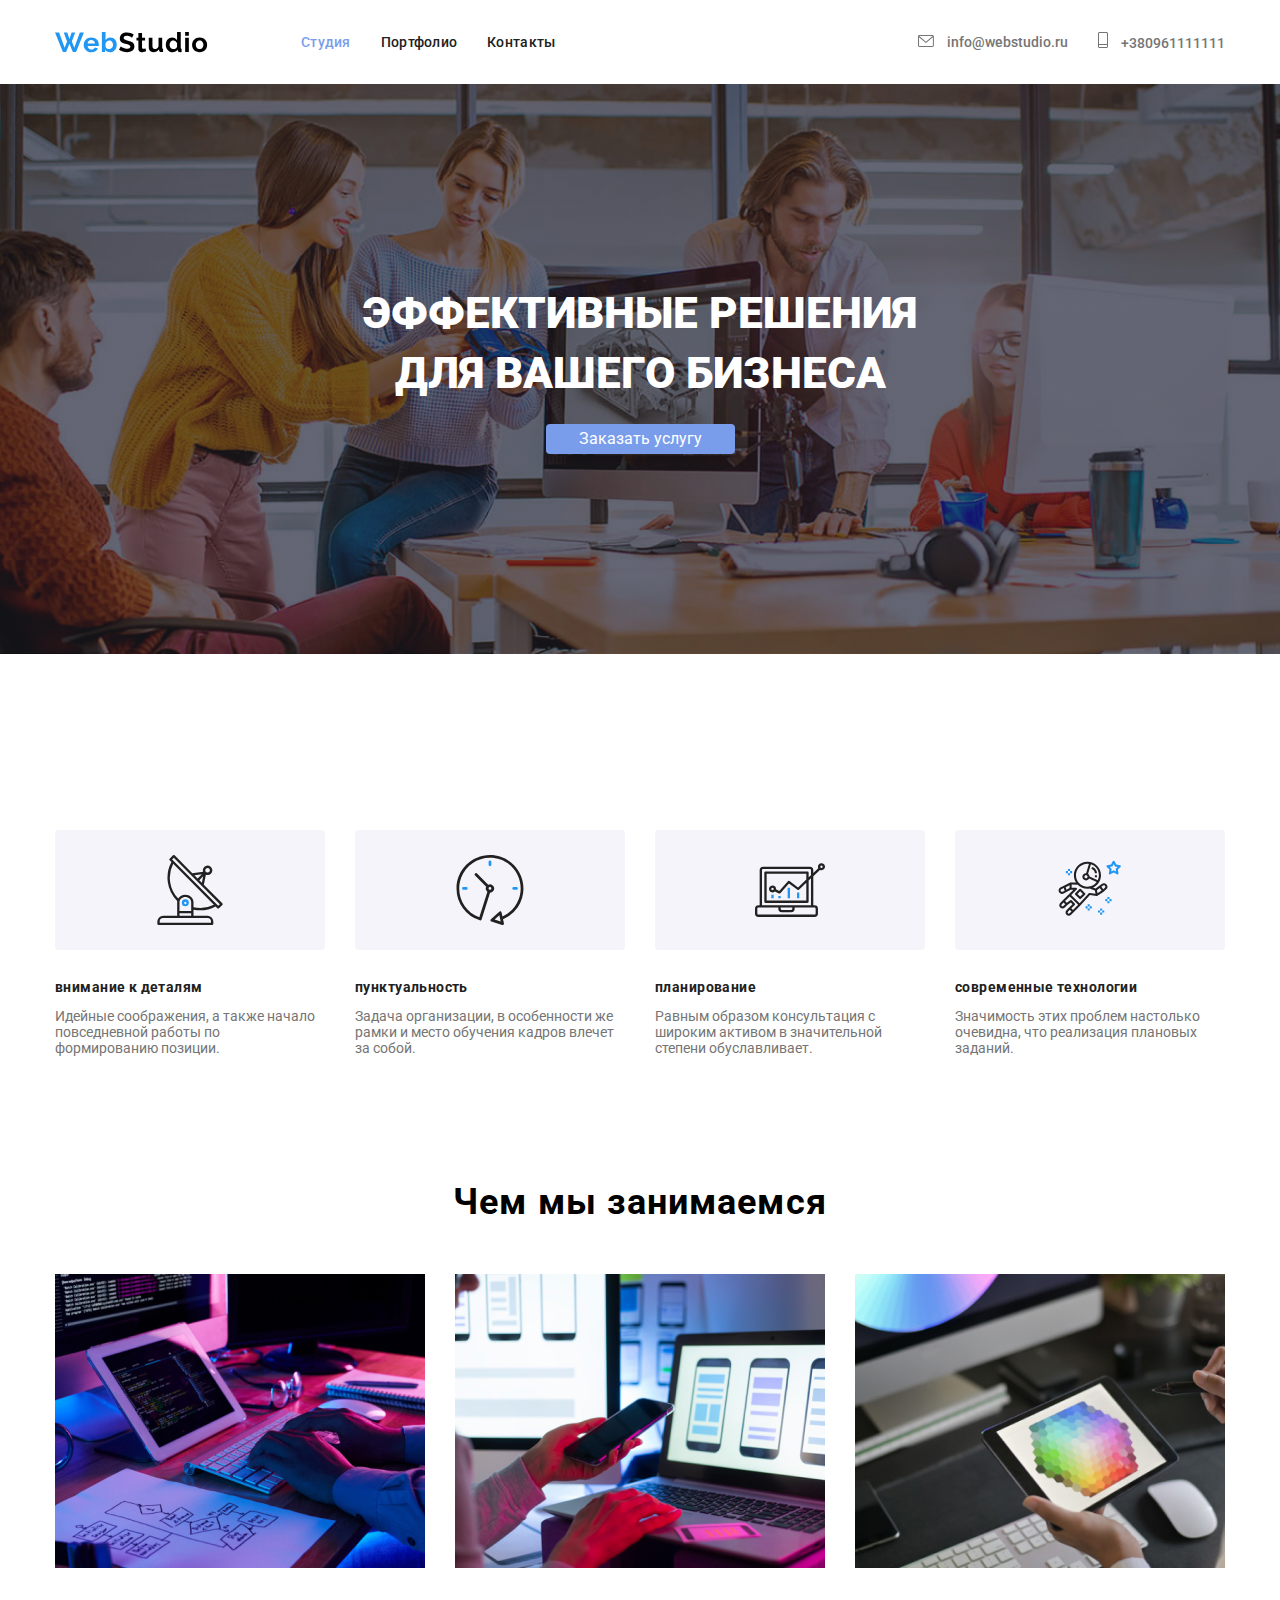
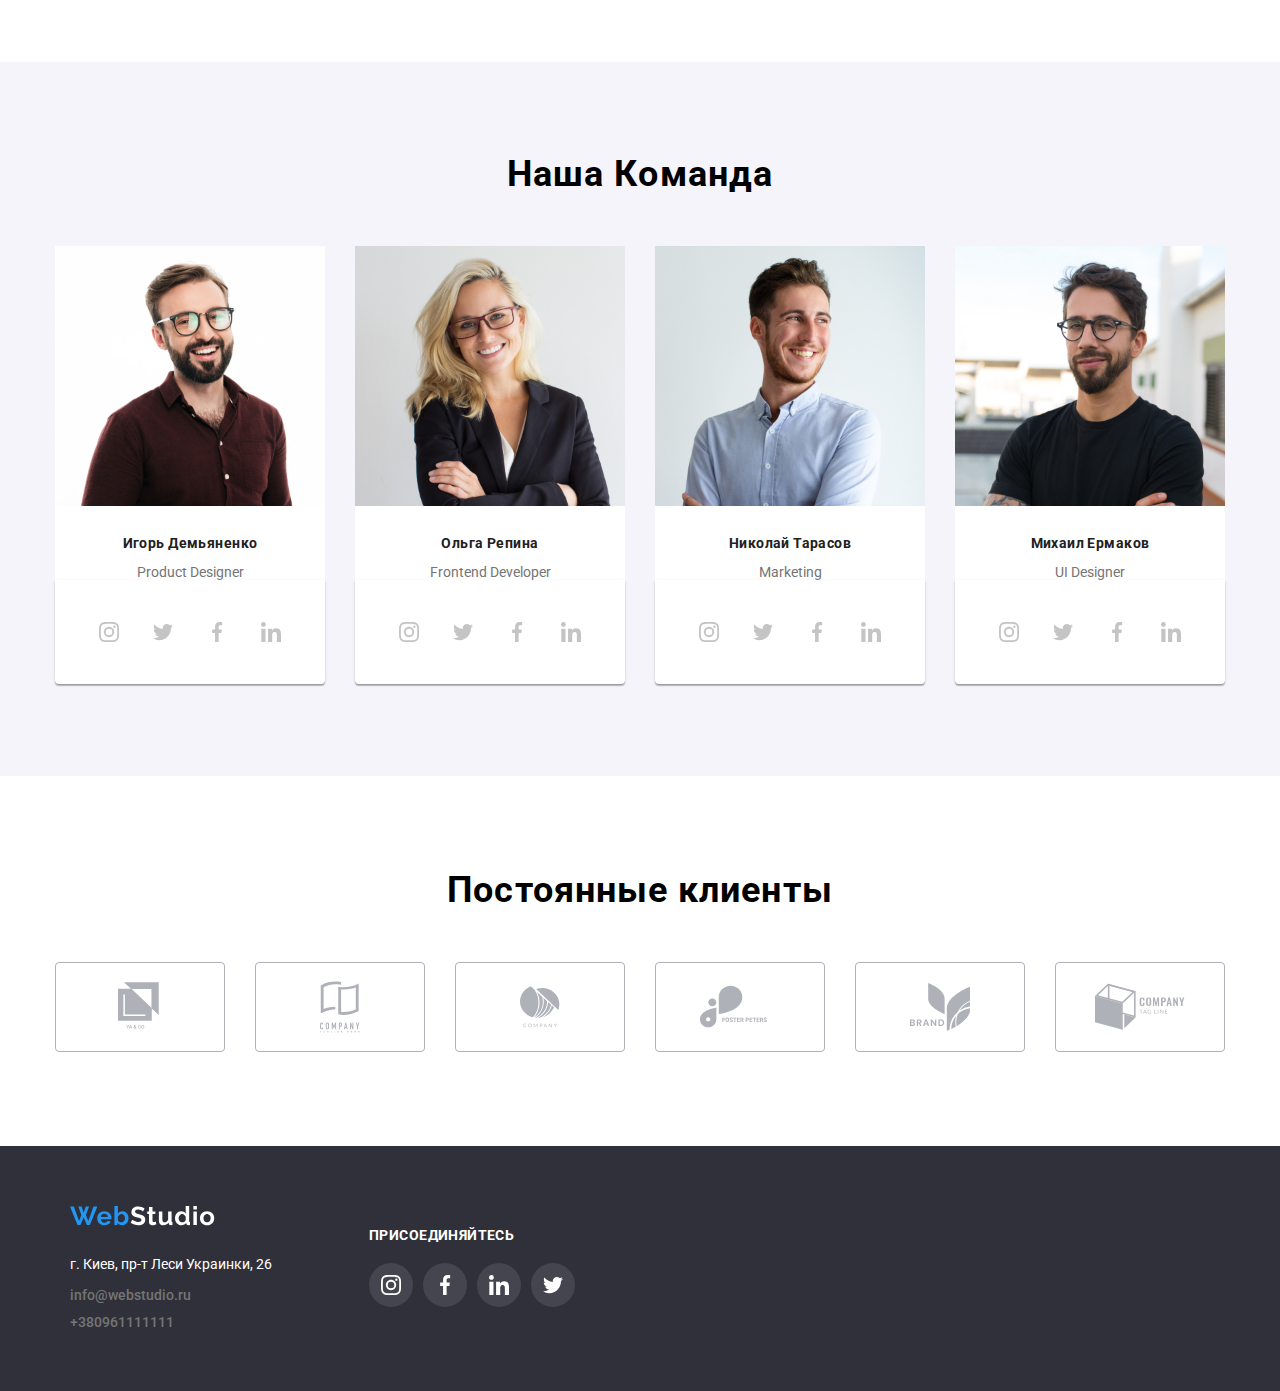
<file: index.html>
<!DOCTYPE html>
<html lang="en">
  <head>
    <meta charset="UTF-8" />
    <meta name="viewport" content="width=device-width, initial-scale=1.0" />
    <link
      rel="stylesheet"
      href="https://cdnjs.cloudflare.com/ajax/libs/modern-normalize/0.7.0/modern-normalize.min.css"
    />
    <link rel="stylesheet" href="./css/style.css" />
    <link
     href="https://fonts.googleapis.com/css2?family=Raleway:wght@700&family=Roboto:wght@400;500;700;900&display=swap"
        rel="stylesheet">
 
    <title>Web Studio</title>
  </head>
  <body>
    <!--Header-->
    <header>
      <div class="container menu-nav">
      <nav class="menu-nav">
        <a class="logo" href=./index.html><img src="./images/WebStudio.svg" width="153" alt="logo" /></a>
        <ul class="navigation main-nav">
          <li class="item"><a class="link current" href=./index.html> Студия</a></li>
          <li class="item"><a class="link" href=./portfolio.html>Портфолио</a></li>
          <li class="item"><a class="link" href="Контакты">Контакты</a></li>
        </ul>
      </nav>
      
      
      <ul class="contacts-nav">
        <li class="item">
          <a class="link-address" href="mailto:info@webstudio.ru"> <svg class="icon-mail icon-envelope">
            <use href="./imagesicon/symbol-defs.svg#icon-envelope"></use>
            </svg> info@webstudio.ru
          </a>
        </li>
        <li class="item">
          <a class="link-address" href="tel:+380961111111">
            <svg class="icon-contacts icon-phone">
              <use href="./imagesicon/symbol-defs.svg#icon-Phone"></use>
            </svg> +380961111111</a>
        </li>
      </ul>
      </div>
      
    </header>
    <!--main content-->
    <main>
    
      <section class="banner">
        <h1 class="hero">ЭФФЕКТИВНЫЕ РЕШЕНИЯ <br> ДЛЯ ВАШЕГО БИЗНЕСА</h1>
      <button type="button" class="button">Заказать услугу</button>
      </section>
    
      <!--section1-->
      
      <section class="points top">
      <div class="container">
        <ul class="points-list">
          <li class="item">
            <div class="icon-first">
              <svg class="features">
                <use href="./imagesicon/symbol-defs.svg#icon-antenna"></use>
              </svg>
            </div>
            <h3 class="about-header">внимание к деталям</h3>
            <p>
              Идейные соображения, а также начало повседневной работы по
              формированию позиции.
            </p>
          </li>

          <li class="item">
            <div class="icon-first">
              <svg class="features">
                <use href="./imagesicon/symbol-defs.svg#icon-clock"></use></svg>
                                </div>
            <h3 class="about-header">пунктуальность</h3>
            <p>
              Задача организации, в особенности же рамки и место обучения кадров
              влечет за собой.
            </p>
          </li>

          <li class="item">
            <div class="icon-first">
              <svg class="features">
                <use href="./imagesicon/symbol-defs.svg#icon-diagram"></use>
              </svg>
            </div>
            <h3 class="about-header">планирование</h3>
            <p>
              Равным образом консультация с широким активом в значительной
              степени обуславливает.
            </p>
          </li>

          <li class="item">
            <div class="icon-first">
              <svg class="features">
                <use href="./imagesicon/symbol-defs.svg#icon-astronaut"></use>
              </svg>
            </div>
            <h3 class="about-header">современные технологии</h3>
            <p>
              Значимость этих проблем настолько очевидна, что реализация
              плановых заданий.
            </p>
          </li>
        </ul>
        </div>
      </section>
      
      <!--Section2-->
      
      <section class="points">
        <div class="container">
        <h2 class="section-header">Чем мы занимаемся</h2>
        <ul class="points-list">
          <li class="item-points"> 
            <img src="./images/img1.jpg" width="370" alt="box1" />
          </li>

          <li class="item-points">
            <img src="./images/img2.jpg" width="370" alt="box2" />
          </li>
          <li class="item-points">
            <img src="./images/img3.jpg" width="370" alt="box3" />
          </li>
        </ul>
        </div>
      </section>
      
      <!--Section3-->
      
      <section class="team-section">
        <div class="container">
        <h2 class="section-header">Наша Команда</h2>
        <ul class="team-list">
          <li class="item-points">
            
            <img src="./images/img4.jpg" width="270" alt="card1" />
            <div class="team-name">
            <h3 class="about-header">Игорь Демьяненко</h3>
            <p>Product Designer</p>
            
            <ul class="social-icons team-name">
              <li class="item-points-footer">
                <a href="" class="social-link">
                  <svg class="icon">
                    <use href="./imagesicon/symbol-defs.svg#icon-instagram"></use>
                  </svg>
                </a>
              </li>
              <li class="item-points-footer">
                <a href="" class="social-link">
                  <svg class="icon">
                    <use href="./imagesicon/symbol-defs.svg#icon-twitter"></use>
                  </svg>
                </a>
              </li>
              <li class="item-points-footer">
                <a href="" class="social-link">
                  <svg class="icon">
                    <use href="./imagesicon/symbol-defs.svg#icon-facebook"></use>
                  </svg>
                </a>
              </li>
            
              <li class="item-points-footer">
                <a href="" class="social-link">
                  <svg class="icon">
                    <use href="./imagesicon/symbol-defs.svg#icon-linkedin"></use>
                  </svg>
                </a>
              </li>
            </ul>
            </div>
          </li>

          <li class="item-points">
            <img src="./images/img5.jpg" width="270" alt="card2" />
            <div class="team-name">
            <h3 class="about-header">Ольга Репина</h3>
            <p>Frontend Developer</p>
           
          <ul class="social-icons team-name">
            <li class="item-points-footer">
              <a href="" class="social-link">
                <svg class="icon">
                  <use href="./imagesicon/symbol-defs.svg#icon-instagram"></use>
                </svg>
              </a>
            </li>
            <li class="item-points-footer">
              <a href="" class="social-link">
                <svg class="icon">
                  <use href="./imagesicon/symbol-defs.svg#icon-twitter"></use>
                </svg>
              </a>
            </li>
            <li class="item-points-footer">
              <a href="" class="social-link">
                <svg class="icon">
                  <use href="./imagesicon/symbol-defs.svg#icon-facebook"></use>
                </svg>
              </a>
            </li>
          
            <li class="item-points-footer">
              <a href="" class="social-link">
                <svg class="icon">
                  <use href="./imagesicon/symbol-defs.svg#icon-linkedin"></use>
                </svg>
              </a>
            </li>
          </ul>
          </div>
          </li>

          <li class="item-points">
            <img src="./images/img6.jpg" width="270" alt="card3" />
            <div class="team-name">
            <h3 class="about-header">Николай Тарасов</h3>
            <p>Marketing</p>
           
          <ul class="social-icons team-name">
            <li class="item-points-footer">
              <a href="" class="social-link">
                <svg class="icon">
                  <use href="./imagesicon/symbol-defs.svg#icon-instagram"></use>
                </svg>
              </a>
            </li>
            <li class="item-points-footer">
              <a href="" class="social-link">
                <svg class="icon">
                  <use href="./imagesicon/symbol-defs.svg#icon-twitter"></use>
                </svg>
              </a>
            </li>
            <li class="item-points-footer">
              <a href="" class="social-link">
                <svg class="icon">
                  <use href="./imagesicon/symbol-defs.svg#icon-facebook"></use>
                </svg>
              </a>
            </li>
          
            <li class="item-points-footer">
              <a href="" class="social-link">
                <svg class="icon">
                  <use href="./imagesicon/symbol-defs.svg#icon-linkedin"></use>
                </svg>
              </a>
            </li>
          </ul>
          </div>
          </li>

          <li class="item-points">
            <img src="./images/img7.jpg" width="270" alt="card4" />
            <div class="team-name">
            <h3 class="about-header">Михаил Ермаков</h3>
            <p>UI Designer</p>
            <ul class="social-icons team-name">
              <li class="item-points-footer">
                <a href="" class="social-link">
                  <svg class="icon">
                    <use href="./imagesicon/symbol-defs.svg#icon-instagram"></use>
                  </svg>
                </a>
              </li>
              <li class="item-points-footer">
                <a href="" class="social-link">
                  <svg class="icon">
                    <use href="./imagesicon/symbol-defs.svg#icon-twitter"></use>
                  </svg>
                </a>
              </li>
              <li class="item-points-footer">
                <a href="" class="social-link">
                  <svg class="icon">
                    <use href="./imagesicon/symbol-defs.svg#icon-facebook"></use>
                  </svg>
                </a>
              </li>
            
              <li class="item-points-footer">
                <a href="" class="social-link">
                  <svg class="icon">
                    <use href="./imagesicon/symbol-defs.svg#icon-linkedin"></use>
                  </svg>
                </a>
              </li>
            </ul>
            </div>
          
          </li>
        </ul>
        </div>
      </section>

      <!--section4-->
<section class="clients-section">
  <div class="container">
    <h2 class="section-header">Постоянные клиенты</h2>
    <ul class="clients-card">
      <li class="item-points">
        <a href="" class="clients-link">
          <svg class="logo1">
            <use href="./imagesicon/symbol-defs.svg#icon-logo1"></use>
          </svg>
        </a>
      </li>
      <li class="item-points">
        <a href="" class="clients-link">
          <svg class="logo2">
            <use href="./imagesicon/symbol-defs.svg#icon-logo2"></use>
          </svg>
        </a>
      </li>

      <li class="item-points">
        <a href="" class="clients-link">
          <svg class="logo3">
            <use href="./imagesicon/symbol-defs.svg#icon-logo3"></use>
          </svg>
        </a>
      </li>

      <li class="item-points">
        <a href="" class="clients-link">
          <svg class="logo4">
            <use href="./imagesicon/symbol-defs.svg#icon-logo4"></use>
          </svg>
        </a>
      </li>

      <li class="item-points">
        <a href="" class="clients-link">
          <svg class="logo5">
            <use href="./imagesicon/symbol-defs.svg#icon-logo5"></use>
          </svg>
        </a>
      </li>

      <li class="item-points">
        <a href="" class="clients-link">
          <svg class="logo6">
            <use href="./imagesicon/symbol-defs.svg#icon-logo6"></use>
          </svg>
        </a>
      </li>
</ul>
      
    </main>
      <footer>
      <div class="footer-containers">
      <div class="container">
        
      <a href=./index.html
        ><img src="./images/WebStudiofooter.svg" width="145" alt="logo" />
      </a>

      <br>
      <address class="address">
        <p class="footer-address">
          г. Киев, пр-т Леси Украинки, 26
        </p>
        <a class="link-address" href="mailto:info@webstudio.ru">info@webstudio.ru</a>
        <br> 
        <a class="link-address" href="tel:+380961111111">+380961111111</a>
        </address>
        </div>

        <div class="icon-footer-container">
          <p class="footer-header">присоединяйтесь</p>
          <ul class="footer-icons">
            <li class="item-points-footer">
              <a href="" class="social-link-footer">
                <svg class="icon-footer">
                  <use href="./imagesicon/symbol-defs.svg#icon-instagramfooter"></use>
                </svg>
              </a>
            </li>
            <li class="item-points-footer">
              <a href="" class="social-link-footer">
                <svg class="icon-footer">
                  <use href="./imagesicon/symbol-defs.svg#icon-facebookfooter"></use>
                </svg>
              </a>
            </li>
        
            <li class="item-points-footer">
              <a href="" class="social-link-footer">
                <svg class="icon-footer">
                  <use href="./imagesicon/symbol-defs.svg#icon-linkedinfooter"></use>
                </svg>
              </a>
            </li>
        
            <li class="item-points-footer">
              <a href="" class="social-link-footer">
                <svg class="icon-footer">
                  <use href="./imagesicon/symbol-defs.svg#icon-twitterfooter"></use>
                </svg>
              </a>
            </li>
          </ul>
        </div>
        </div>
      </div>
    </footer>
  </body>
</html>
</file>
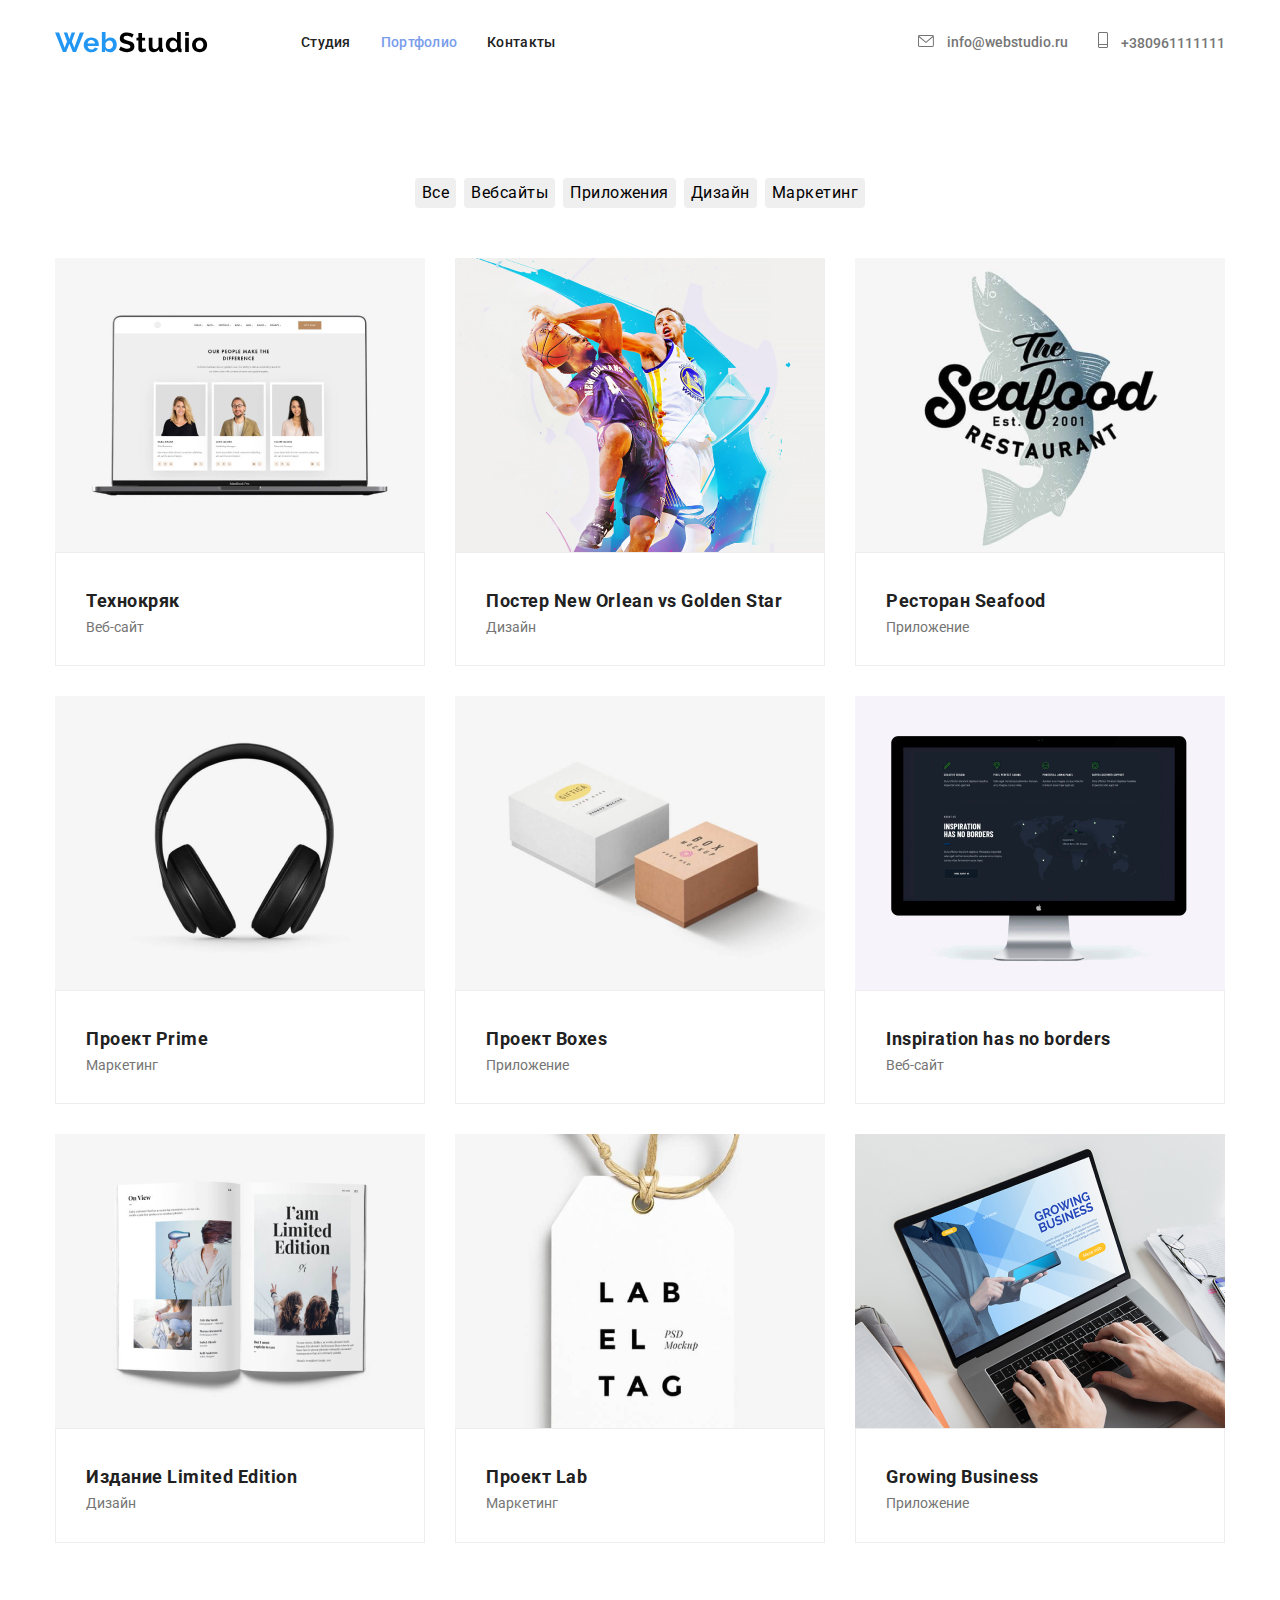
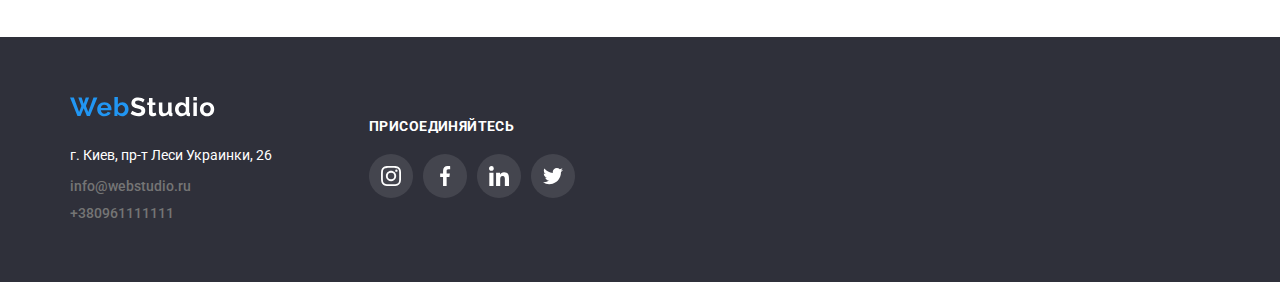
<file: portfolio.html>
<!DOCTYPE html>
<html lang="en">
  <head>
    <meta charset="UTF-8" />
    <meta name="viewport" content="width=device-width, initial-scale=1.0" />
    <link
      rel="stylesheet"
      href="https://cdnjs.cloudflare.com/ajax/libs/modern-normalize/0.7.0/modern-normalize.min.css"
    />
    <link rel="stylesheet" href="./css/style.css" />
    <link
      href="https://fonts.googleapis.com/css2?family=Raleway:wght@700&family=Roboto:wght@400;500;700;900&display=swap"
        rel="stylesheet">
   
    <title>Portfolio</title>
  </head>
  <body>
    <!--Header-->
    <header>
      <div class="container menu-nav">
        <nav class="menu-nav">
          <a class="logo" href=./index.html><img src="./images/WebStudio.svg" width="153" alt="logo" /></a>
          <ul class="navigation main-nav">
            <li class="item"><a class="link" href=./index.html> Студия</a></li>
            <li class="item"><a class="link current" href=./portfolio.html>Портфолио</a></li>
            <li class="item"><a class="link" href="Контакты">Контакты</a></li>
          </ul>
        </nav>
      
      
        <ul class="contacts-nav">
          <li class="item">
            <a class="link-address" href="mailto:info@webstudio.ru"> <svg class="icon-mail icon-envelope">
                <use href="./imagesicon/symbol-defs.svg#icon-envelope"></use>
              </svg> info@webstudio.ru
            </a>
          </li>
          <li class="item">
            <a class="link-address" href="tel:+380961111111">
              <svg class="icon-contacts icon-phone">
                <use href="./imagesicon/symbol-defs.svg#icon-Phone"></use>
              </svg> +380961111111</a>
          </li>
        </ul>
      </div>
    </header>
    <!--main content-->
    <main>
      <!--section1-->
      
      <section class="portfolio-page"> 
      <div class="container">
        <ul class="portfolio-button">
          <li class="item-button">
            <button class="button-portfolio">Все</button>
          </li>
          <li class="item-button">
            <button class="button-portfolio">Вебсайты</button>
          </li>
          <li class="item-button">
            <button class="button-portfolio">Приложения</button>
          </li>
          <li class="item-button">
            <button class="button-portfolio">Дизайн</button>
          </li>
          <li class="item-button">
            <button class="button-portfolio">Маркетинг</button>
          </li>
        </ul>
        
      
        <ul class="portfolio-list">
          <li class="item-button-portfolio">
            <a class="portfolio-link" href=""
              ><img src="./images/img8.jpg" width="370" alt="card1"
            />
            <div class="portfolio-name">
            <h2 class="portfolio-header">Технокряк</h2>
            <p>Веб-сайт</p></a>
            </div>
          </li>

          <li class="item-button-portfolio">
            <a class="portfolio-link" href=""
              ><img src="./images/img9.jpg" width="370" alt="card2"
            />
          <div class="portfolio-name">
            <h2 class="portfolio-header">Постер New Orlean vs Golden Star</h2>
            <p>Дизайн</p></a>
            </div>
          </li>

          <li class="item-button-portfolio">
            <a class="portfolio-link" href=""
              ><img src="./images/img10.jpg" width="370" alt="card3"
            />
          <div class="portfolio-name">
            <h2 class="portfolio-header">Ресторан Seafood</h2>
            <p>Приложение</p></a>
            </div>
          </li>

          <li class="item-button-portfolio">
            <a class="portfolio-link" href=""
              ><img src="./images/img11.jpg" width="370" alt="card4"
            />
            <div class="portfolio-name">
            <h2 class="portfolio-header">Проект Prime</h2>
            <p>Маркетинг</p></a>
            </div>
          </li>
          <li class="item-button-portfolio"> 
            <a class="portfolio-link" href=""
              ><img src="./images/img12.jpg" width="370" alt="card5"
            />
            <div class="portfolio-name">
            <h2 class="portfolio-header">Проект Boxes</h2>
            <p>Приложение</p></a>
            </div>
          </li>
          <li class="item-button-portfolio">
            <a class="portfolio-link" href=""
              ><img src="./images/img13.jpg" width="370" alt="card6"
            />
            <div class="portfolio-name">
            <h2 class="portfolio-header">Inspiration has no borders</h2>
            <p>Веб-сайт</p></a>
            </div>
          </li>
          <li class="item-button-portfolio">
            <a class="portfolio-link" href=""
              ><img src="./images/img14.jpg" width="370" alt="card7"
            />
            <div class="portfolio-name">
            <h2 class="portfolio-header">Издание Limited Edition</h2>
            <p>Дизайн</p></a>
            </div>
          </li>
          <li class="item-button-portfolio">
            <a class="portfolio-link" href=""
              ><img src="./images/img15.jpg" width="370" alt="card8"
            />
            <div class="portfolio-name">
            <h2 class="portfolio-header">Проект Lab</h2>
            <p>Маркетинг</p></a>
            </div>
          </li>
          <li class="item-button-portfolio"> 
            <a class="portfolio-link" href=""
              ><img src="./images/img16.jpg" width="370" alt="card9"
            />
            <div class="portfolio-name">
            <h2 class="portfolio-header">Growing Business</h2>
            <p>Приложение</p></a>
            </div>
          </li>
        </ul>
        </div>
      </section>
      
    
    </main>
    <footer>
      <div class="footer-containers">
        <div class="container">
      
          <a href=./index.html><img src="./images/WebStudiofooter.svg" width="145" alt="logo" />
          </a>
      
          <br>
          <address>
            <p class="footer-address">
              г. Киев, пр-т Леси Украинки, 26
            </p>
            <a class="link-address" href="mailto:info@webstudio.ru">info@webstudio.ru</a>
            <br>
            <a class="link-address" href="tel:+380961111111">+380961111111</a>
          </address>
        </div>
      
        <div class="icon-footer-container">
          <h4 class="footer-header">присоединяйтесь</h4>
          <ul class="footer-icons">
            <li class="item-points-footer">
              <a href="" class="social-link-footer">
                <svg class="icon-footer">
                  <use href="./imagesicon/symbol-defs.svg#icon-instagramfooter"></use>
                </svg>
              </a>
            </li>
            <li class="item-points-footer">
              <a href="" class="social-link-footer">
                <svg class="icon-footer">
                  <use href="./imagesicon/symbol-defs.svg#icon-facebookfooter"></use>
                </svg>
              </a>
            </li>
      
            <li class="item-points-footer">
              <a href="" class="social-link-footer">
                <svg class="icon-footer">
                  <use href="./imagesicon/symbol-defs.svg#icon-linkedinfooter"></use>
                </svg>
              </a>
            </li>
      
            <li class="item-points-footer">
              <a href="" class="social-link-footer">
                <svg class="icon-footer">
                  <use href="./imagesicon/symbol-defs.svg#icon-twitterfooter"></use>
                </svg>
              </a>
            </li>
          </ul>
        </div>
      </div>
      </div>
  </body>
</html>
</file>
<file: css/style.css>
:root {
  --black-color: #212121;
  --white-color: #ffffff;
  --blue-color: #7a9deb;
  --grey-color: #757575;
  --dark-color: #2f303a;
  --background-color: #e5e5e5;
  --secondbackground-color: #f5f4fa;
  --lightgrey-color: #afb1b8;
  --beige-color: #f5f4fa;
  --superlightgrey-color: #c4c4c4;
}

header {
  background-color: var(--white-color);
}
.navigation .link {
  color: var(--black-color);
  font-size: 14px;
  line-height: 1.14;
  font-weight: 500;
  letter-spacing: 0.02em;
  text-decoration: none;
}
.item:not(:last-child) {
  margin-right: 30px;
}
.item {
  display: block;
  padding-top: 32px;
  padding-bottom: 32px;
}

.link.current {
  color: var(--blue-color);
}

.link:hover,
.link:focus,
.link-address:hover,
.link-address:focus {
  color: var(--blue-color);
}

.link-address {
  color: var(--grey-color);
  font-weight: 500;
  font-size: 14px;
  line-height: 1.14;
  text-decoration: none;
  font-style: normal;
  display: inline-block;
}

.link-address:not(:last-child) {
  margin-top: 0;
  margin-bottom: 9px;
}

.banner {
  background-color: var(--dark-color);
  text-align: center;
  padding-top: 200px;
  padding-bottom: 200px;
  background-image: linear-gradient(
      to right,
      rgba(47, 48, 58, 0.4),
      rgba(47, 48, 58, 0.4)
    ),
    url(../imagesicon/imgbackground.jpg);
  max-width: 1600px;
  margin-right: auto;
  margin-left: auto;
  background-repeat: no-repeat;
  background-position: center;
  background-size: cover;
}

.hero {
  font-weight: 900;
  font-size: 44px;
  line-height: 1.36;
  color: var(--white-color);
  margin-bottom: 20px;
  margin-top: 0;
}

.button {
  font-size: 16px;
  height: 30px;
  color: var(--white-color);
  background-color: var(--blue-color);
  border-radius: 4px;
  box-shadow: 0px 4px 4px rgba(0, 0, 0, 0.15);
  border: 1px solid transparent;
  padding: 0 32px 0 32px;
}

.button-portfolio {
  font-weight: 400;
  font-size: 16px;
  line-height: 1.62;
  text-align: center;
  letter-spacing: 0.03em;
  border-radius: 4px;
  border: 1px solid transparent;
}

.button-portfolio:hover,
.button-portfolio:focus {
  background-color: var(--blue-color);
  color: var(--white-color);
}

.about-header {
  font-weight: 700;
  font-size: 14px;
  line-height: 1.14;
  letter-spacing: 0.03em;
  color: var(--black-color);
  margin-top: 0;
  margin-bottom: 12px;
}

.team-name {
  text-align: center;
  padding-top: 30px;

  background: #ffffff;
}

.portfolio-name {
  padding: 30px;
  border: 1px solid #eeeeee;
}

.section-header {
  font-weight: 700;
  font-size: 36px;
  line-height: 1.16;
  text-align: center;
  letter-spacing: 0.03em;

  margin: 0;
}

.portfolio-header {
  font-weight: 700;
  font-size: 18px;
  line-height: 0.88;
  letter-spacing: 0.03em;
  line-height: 36px;
  color: var(--black-color);
  margin: 0;
}
.portfolio-link {
  text-decoration: none;
}

body {
  font-family: Roboto, sans-serif;
}

ul {
  list-style: none;
  margin: 0;
  padding: 0;
}
p {
  color: var(--grey-color);
  font-size: 14px;
  margin-top: 0;
  margin-bottom: 0;
}

img {
  display: block;
  max-width: 100%;
  height: auto;
}

.team-section {
  background-color: var(--secondbackground-color);
  padding-bottom: 92px;
  padding-top: 92px;
}

footer {
  background-color: var(--dark-color);
  padding-top: 60px;
  padding-bottom: 60px;
}
.footer-address {
  color: var(--white-color);
  font-size: 14px;
  line-height: 1.71;
  text-decoration: none;
  font-style: normal;
  margin-top: 9px;
  margin-bottom: 9px;
}
.container {
  margin-left: auto;
  margin-right: auto;
  padding-left: 15px;
  padding-right: 15px;
  width: 1200px;
}
.menu-nav {
  display: flex;
  align-items: center;
}

.main-nav {
  display: flex;
  align-items: center;
}
.logo {
  margin-right: 93px;
}

.contacts-nav {
  display: flex;

  align-items: center;
  margin-left: auto;
}
.points {
  padding-bottom: 94px;
  margin: 0;
}

.top {
  padding-top: 94px;
}

.points-list {
  display: flex;
  margin-top: 50px;
}

.team-list {
  display: flex;
  margin-top: 50px;
}

.item-points:not(:last-child) {
  margin-right: 30px;
}
.portfolio-page {
  padding-top: 94px;
  padding-bottom: 94px;
}
.portfolio-button {
  display: flex;
  justify-content: center;
  margin-bottom: 50px;
  margin-top: 0;
}
.item-button + .item-button {
  margin-left: 8px;
}

.item-button-portfolio {
  margin-right: 30px;
  margin-bottom: 30px;
}

.item-button-portfolio:hover,
.item-button-portfolio:focus {
  box-shadow: 0px 1px 1px rgba(0, 0, 0, 0.12), 0px 4px 4px rgba(0, 0, 0, 0.16),
    1px 6px 6px rgba(0, 0, 0, 0.25);
  border-radius: 4px;
}

.item-button-portfolio:nth-child(3n) {
  margin-right: 0;
}

.item-button-portfolio:nth-child(n + 7) {
  margin-bottom: 0px;
}

.portfolio-list {
  display: flex;
  flex-wrap: wrap;
  margin: 0;
  padding: 0;
}
.points-list .item {
  width: calc((100% - 90px) / 4);
}
.points-list .item-points {
  width: calc((100% - 60px) / 3);
}
.team-list .item-points {
  width: calc((100% - 90px) / 4);
}
.portfolio-list .item-button-portfolio {
  width: calc((100% - 60px) / 3);
}

.icon-contacts {
  display: inline-block;
  margin-right: 10px;
  background-size: contain;
  background-position: center;
  fill: currentColor;
}

.icon-phone {
  width: 10px;
  height: 16px;
}

.icon-mail {
  width: 16px;
  height: 12px;
}
.icon-envelope {
  display: inline-block;
  margin-right: 10px;
  fill: currentColor;
}
.features {
  width: 70px;
  height: 70px;
}
.icon-first {
  display: flex;
  height: 120px;
  width: 270px;
  margin-bottom: 30px;
  border-radius: 4px;
  justify-content: center;
  align-items: center;
  background-color: var(--beige-color);
}
.icon {
  width: 20px;
  height: 20px;
}

.social-icons {
  display: flex;
  justify-content: center;
  margin-right: auto;
  margin-left: auto;
  padding-bottom: 30px;
  box-shadow: 0px 1px 3px rgba(0, 0, 0, 0.12), 0px 1px 1px rgba(0, 0, 0, 0.14),
    0px 2px 1px rgba(0, 0, 0, 0.2);
  border-radius: 0px 0px 4px 4px;
}
.social-link {
  display: flex;
  justify-content: center;
  align-items: center;
  width: 44px;
  height: 44px;
  color: var(--superlightgrey-color);
}
.social-link:hover,
.social-link:focus {
  border-radius: 50%;
  background-color: var(--blue-color);
  color: var(--white-color);
}

.icon {
  fill: currentColor;
}

.clients-section {
  padding-top: 94px;
  padding-bottom: 94px;
}
.clients-card {
  display: flex;
  margin-top: 50px;
}
.clients-card .item-points {
  width: calc((100% - 150px) / 6);
}

.logo1 {
  width: 45px;
  max-height: 90px;
  fill: currentColor;
}

.logo2,
.logo3 {
  width: 40px;
  max-height: 90px;
  fill: currentColor;
}

.logo4 {
  width: 80px;
  max-height: 90px;
  fill: currentColor;
}

.logo5 {
  width: 60px;
  max-height: 90px;
  fill: currentColor;
}

.logo6 {
  width: 90px;
  max-height: 90px;
  fill: currentColor;
}

.clients-link {
  display: flex;
  width: 170px;
  height: 90px;
  padding: 0;
  border-width: 1px;
  border-style: solid;
  border-color: var(--lightgrey-color);
  border-radius: 4px;
  justify-content: center;
  align-items: center;

  color: var(--lightgrey-color);
}
.clients-link:hover,
.clients-link:focus {
  color: var(--blue-color);
  border-color: var(--blue-color);
}

.icon-footer-container {
  min-width: 206px;
  margin-right: 650px;
}

.address {
  margin-right: 70px;
}

.footer-header {
  font-weight: 700;
  font-size: 14px;
  line-height: 16px;
  letter-spacing: 0.03em;
  text-transform: uppercase;
  color: var(--white-color);
  margin-bottom: 20px;
}

.footer-icons {
  display: flex;
}

.item-points-footer:not(:last-child) {
  margin-right: 10px;
}

.icon-footer {
  width: 20px;
  height: 20px;
  fill: var(--white-color);
}

.social-link-footer {
  display: flex;
  justify-content: center;
  align-items: center;
  width: 44px;
  height: 44px;
  background-color: rgba(255, 255, 255, 0.1);
  border-radius: 50%;
}
.social-link-footer:hover,
.social-link-footer:focus {
  background-color: var(--blue-color);
}
.footer-containers {
  display: flex;
  margin-left: auto;
  margin-right: auto;
  padding-left: 15px;
  padding-right: 15px;
  width: 1200px;
  align-items: baseline;
}
</file>
